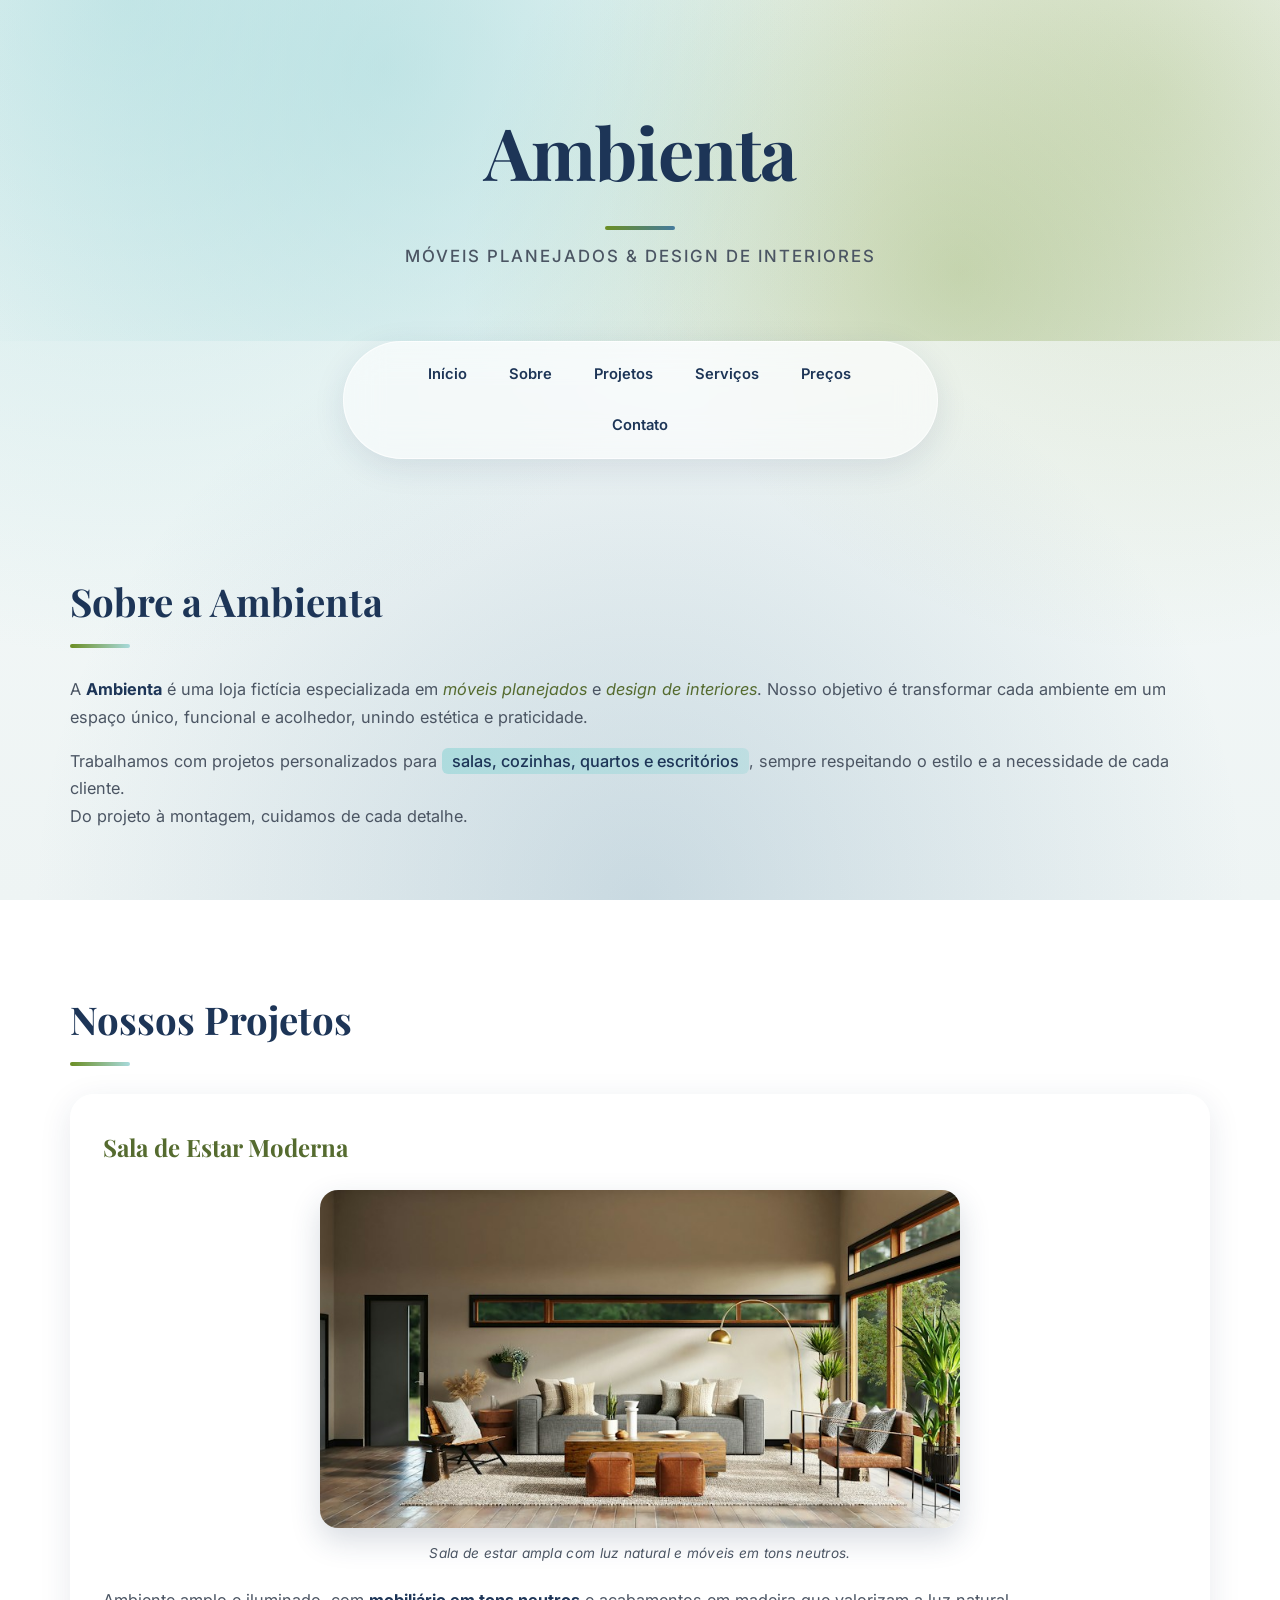
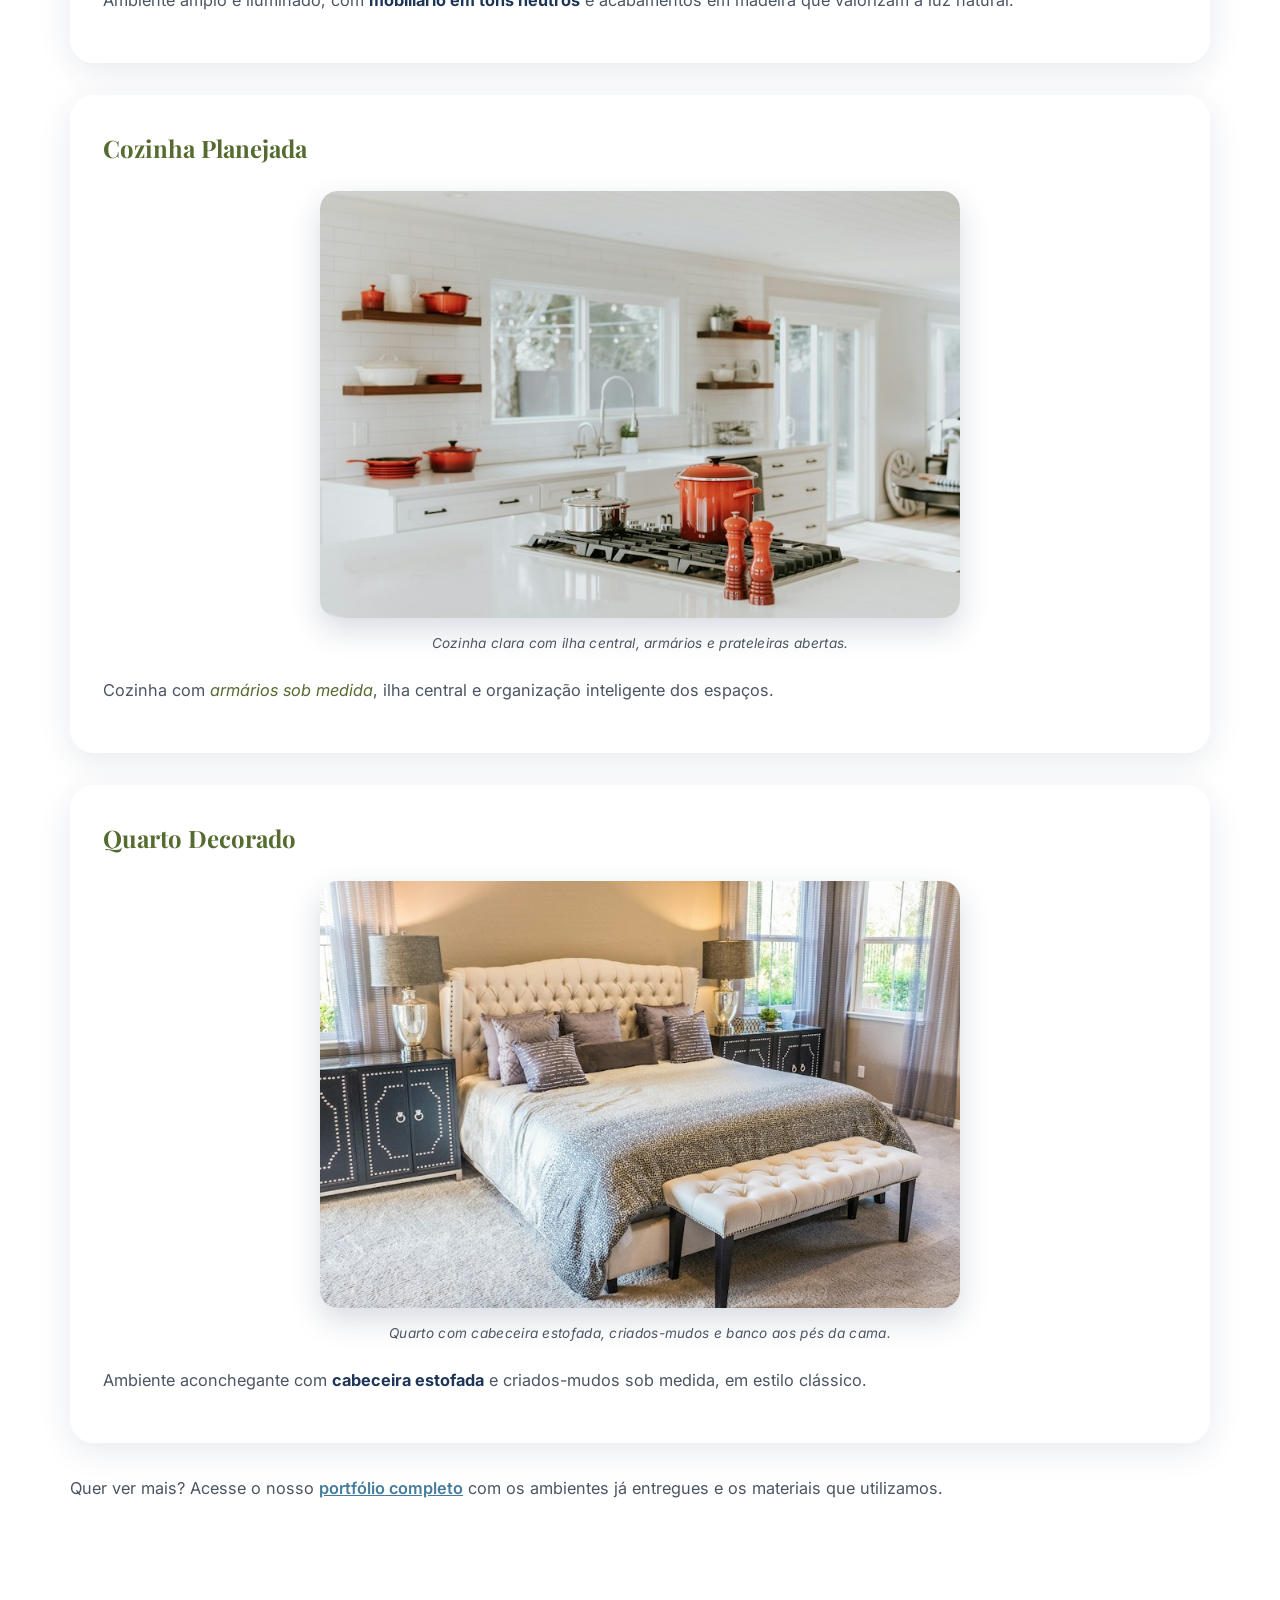
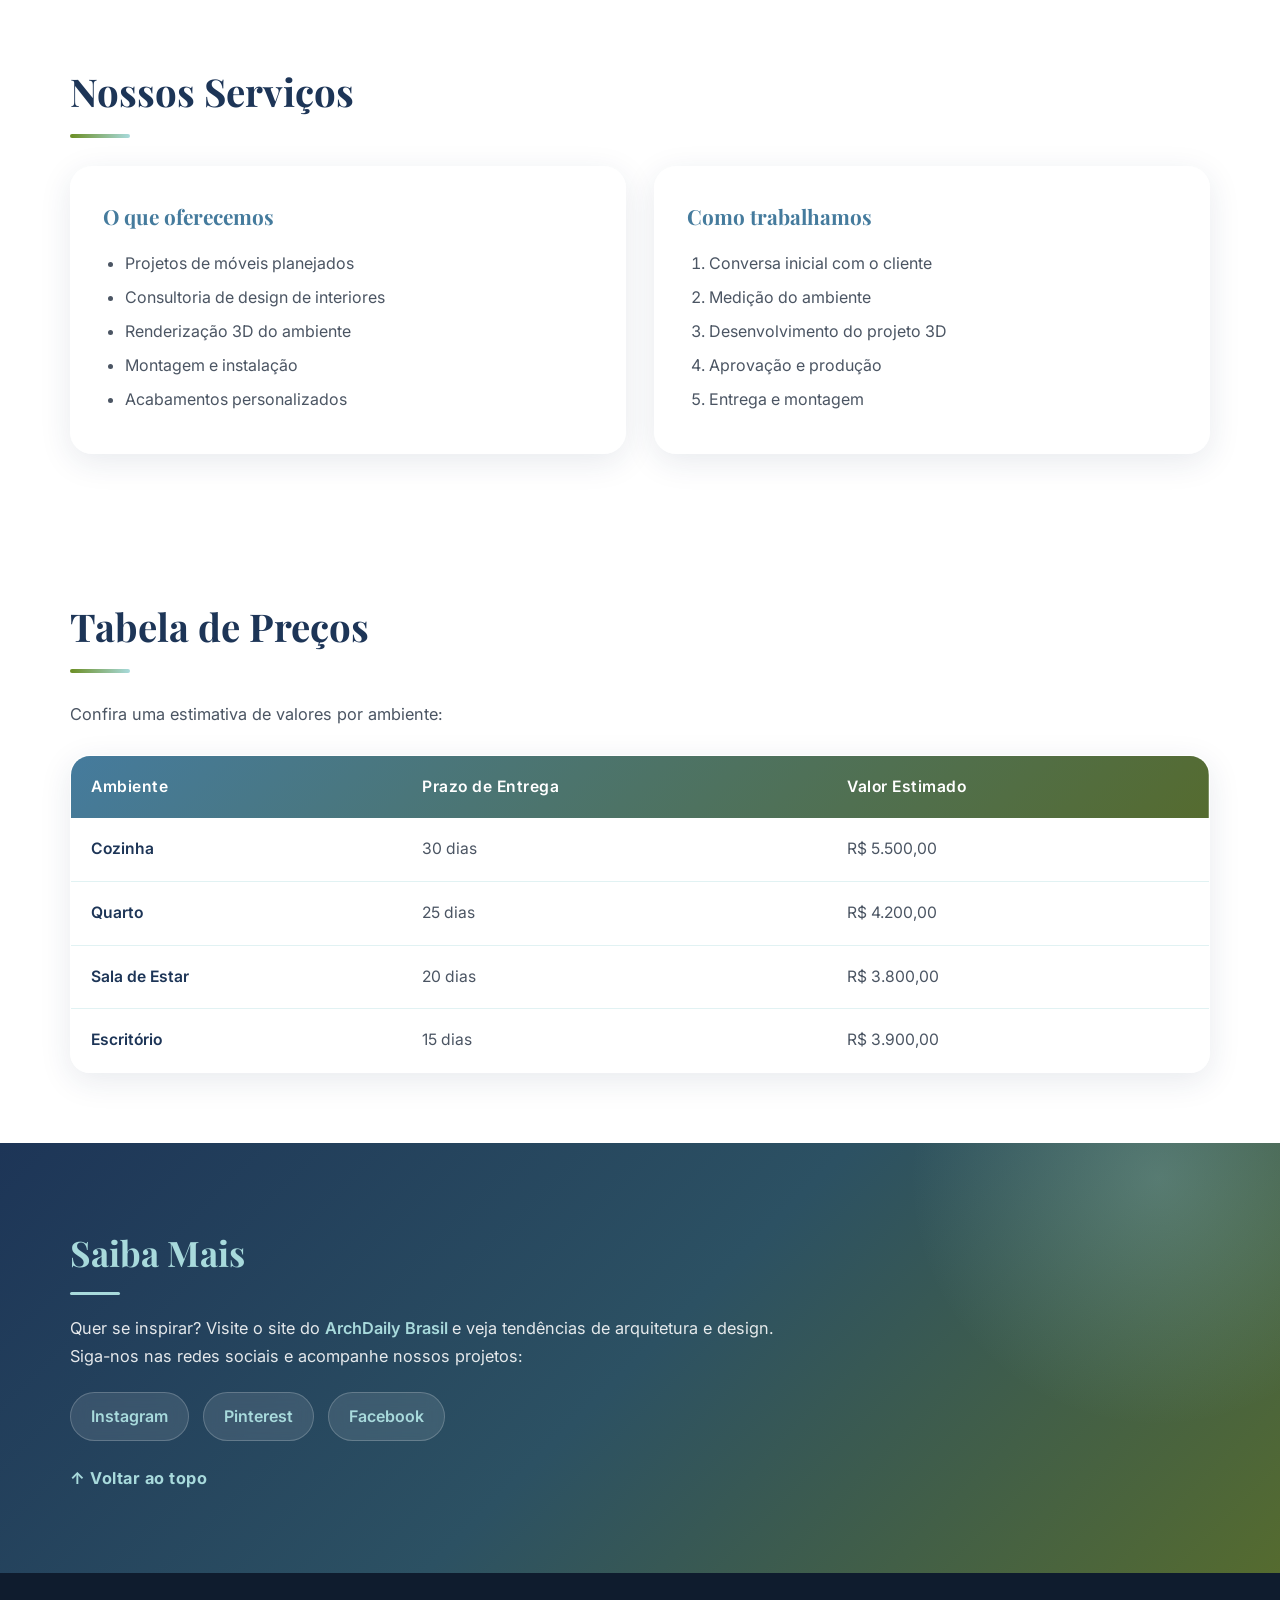
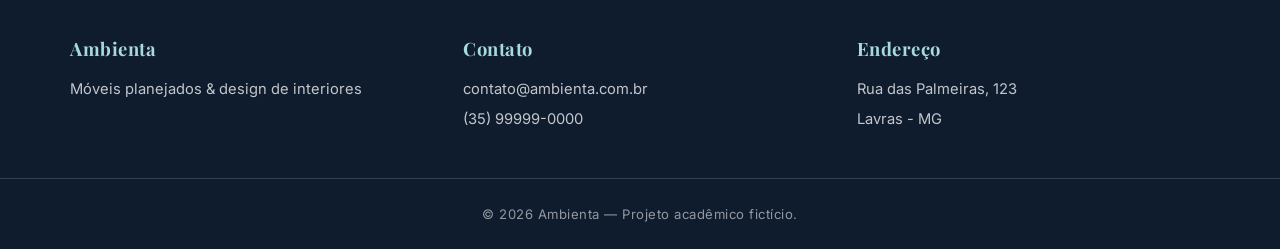
<file: index.html>
<!DOCTYPE html>
<html lang="pt-BR">
<head>
    <meta charset="UTF-8">
    <meta name="viewport" content="width=device-width, initial-scale=1.0">
    <meta name="description" content="Ambienta - Móveis planejados e design de interiores">
    <title>Ambienta | Móveis Planejados e Decoração</title>
    <link rel="stylesheet" href="style.css">
</head>
<body>

    <!-- CABEÇALHO -->
    <header id="topo">
        <div class="container header-content">
            <h1 class="logo">Ambienta</h1>
            <p class="slogan">Móveis planejados &amp; design de interiores</p>
        </div>
    </header>

    <!-- MENU DE NAVEGAÇÃO -->
    <nav class="menu-principal">
        <div class="container">
            <ul>
                <li><a href="#topo">Início</a></li>
                <li><a href="#sobre">Sobre</a></li>
                <li><a href="#projetos">Projetos</a></li>
                <li><a href="#servicos">Serviços</a></li>
                <li><a href="#tabela">Preços</a></li>
                <li><a href="#contato">Contato</a></li>
            </ul>
        </div>
    </nav>

    <!-- CONTEÚDO PRINCIPAL -->
    <main>

        <!-- SEÇÃO SOBRE -->
        <section id="sobre" class="secao">
            <div class="container">
                <h2>Sobre a Ambienta</h2>
                <p>
                    A <strong>Ambienta</strong> é uma loja fictícia especializada em
                    <em>móveis planejados</em> e <em>design de interiores</em>.
                    Nosso objetivo é transformar cada ambiente em um espaço único,
                    funcional e acolhedor, unindo estética e praticidade.
                </p>
                <p>
                    Trabalhamos com projetos personalizados para
                    <mark>salas, cozinhas, quartos e escritórios</mark>,
                    sempre respeitando o estilo e a necessidade de cada cliente.<br>
                    Do projeto à montagem, cuidamos de cada detalhe.
                </p>
            </div>
        </section>

        <!-- SEÇÃO PROJETOS -->
        <section id="projetos" class="secao secao-alt">
            <div class="container">
                <h2>Nossos Projetos</h2>

                <!-- ARTIGO -->
                <article class="projeto">
                    <h3>Sala de Estar Moderna</h3>
                    <figure>
                        <img
                            src="imagens/photo-1618221195710-dd6b41faaea6.jpeg"
                            alt="Sala de estar ampla com sofá cinza, mesa de centro de madeira e janelas grandes"
                        >
                        <figcaption>Sala de estar ampla com luz natural e móveis em tons neutros.</figcaption>
                    </figure>
                    <p>
                        Ambiente amplo e iluminado, com
                        <strong>mobiliário em tons neutros</strong> e
                        acabamentos em madeira que valorizam a luz natural.
                    </p>
                </article>

                <article class="projeto">
                    <h3>Cozinha Planejada</h3>
                    <figure>
                        <img
                            src="imagens/photo-1556909212-d5b604d0c90d.jpeg"
                            alt="Cozinha planejada com armários claros e bancada"
                        >
                        <figcaption>Cozinha clara com ilha central, armários e prateleiras abertas.</figcaption>
                    </figure>
                    <p>
                        Cozinha com <em>armários sob medida</em>, ilha central e
                        organização inteligente dos espaços.
                    </p>
                </article>

                <article class="projeto">
                    <h3>Quarto Decorado</h3>
                    <figure>
                        <img
                            src="imagens/photo-1505693416388-ac5ce068fe85.jpeg"
                            alt="Quarto de casal com cabeceira estofada, criados-mudos escuros e banco aos pés da cama"
                        >
                        <figcaption>Quarto com cabeceira estofada, criados-mudos e banco aos pés da cama.</figcaption>
                    </figure>
                    <p>
                        Ambiente aconchegante com <strong>cabeceira estofada</strong>
                        e criados-mudos sob medida, em estilo clássico.
                    </p>
                </article>

                <p>
                    Quer ver mais? Acesse o nosso
                    <a href="projetos.html">portfólio completo</a>
                    com os ambientes já entregues e os materiais que utilizamos.
                </p>
            </div>
        </section>

        <!-- SEÇÃO SERVIÇOS -->
        <section id="servicos" class="secao">
            <div class="container">
                <h2>Nossos Serviços</h2>

                <div class="servicos-grid">
                    <div class="servico-card">
                        <h3>O que oferecemos</h3>
                        <ul>
                            <li>Projetos de móveis planejados</li>
                            <li>Consultoria de design de interiores</li>
                            <li>Renderização 3D do ambiente</li>
                            <li>Montagem e instalação</li>
                            <li>Acabamentos personalizados</li>
                        </ul>
                    </div>

                    <div class="servico-card">
                        <h3>Como trabalhamos</h3>
                        <ol>
                            <li>Conversa inicial com o cliente</li>
                            <li>Medição do ambiente</li>
                            <li>Desenvolvimento do projeto 3D</li>
                            <li>Aprovação e produção</li>
                            <li>Entrega e montagem</li>
                        </ol>
                    </div>
                </div>
            </div>
        </section>

        <!-- SEÇÃO TABELA -->
        <section id="tabela" class="secao secao-alt">
            <div class="container">
                <h2>Tabela de Preços</h2>
                <p>Confira uma estimativa de valores por ambiente:</p>

                <table>
                    <thead>
                        <tr>
                            <th>Ambiente</th>
                            <th>Prazo de Entrega</th>
                            <th>Valor Estimado</th>
                        </tr>
                    </thead>
                    <tbody>
                        <tr>
                            <td>Cozinha</td>
                            <td>30 dias</td>
                            <td>R$ 5.500,00</td>
                        </tr>
                        <tr>
                            <td>Quarto</td>
                            <td>25 dias</td>
                            <td>R$ 4.200,00</td>
                        </tr>
                        <tr>
                            <td>Sala de Estar</td>
                            <td>20 dias</td>
                            <td>R$ 3.800,00</td>
                        </tr>
                        <tr>
                            <td>Escritório</td>
                            <td>15 dias</td>
                            <td>R$ 3.900,00</td>
                        </tr>
                    </tbody>
                </table>
            </div>
        </section>

    </main>

    <!-- CONTEÚDO RELACIONADO (ASIDE) -->
    <aside class="aside-info">
        <div class="container">
            <h2>Saiba Mais</h2>
            <p>
                Quer se inspirar? Visite o site do
                <a href="https://www.archdaily.com.br" target="_blank" rel="noopener">
                    ArchDaily Brasil
                </a>
                e veja tendências de arquitetura e design.
            </p>
            <p>
                Siga-nos nas redes sociais e acompanhe nossos projetos:
            </p>
            <ul class="redes">
                <li><a href="https://instagram.com" target="_blank" rel="noopener">Instagram</a></li>
                <li><a href="https://pinterest.com" target="_blank" rel="noopener">Pinterest</a></li>
                <li><a href="https://facebook.com" target="_blank" rel="noopener">Facebook</a></li>
            </ul>
            <p class="voltar-topo">
                <a href="#topo">↑ Voltar ao topo</a>
            </p>
        </div>
    </aside>

    <!-- RODAPÉ -->
    <footer id="contato">
        <div class="container footer-content">
            <div>
                <h3>Ambienta</h3>
                <p>Móveis planejados &amp; design de interiores</p>
            </div>
            <div>
                <h3>Contato</h3>
                <p>contato@ambienta.com.br</p>
                <p>(35) 99999-0000</p>
            </div>
            <div>
                <h3>Endereço</h3>
                <p>Rua das Palmeiras, 123</p>
                <p>Lavras - MG</p>
            </div>
        </div>
        <p class="copyright">
            &copy; 2026 Ambienta — Projeto acadêmico fictício.
        </p>
    </footer>

</body>
</html>
</file>
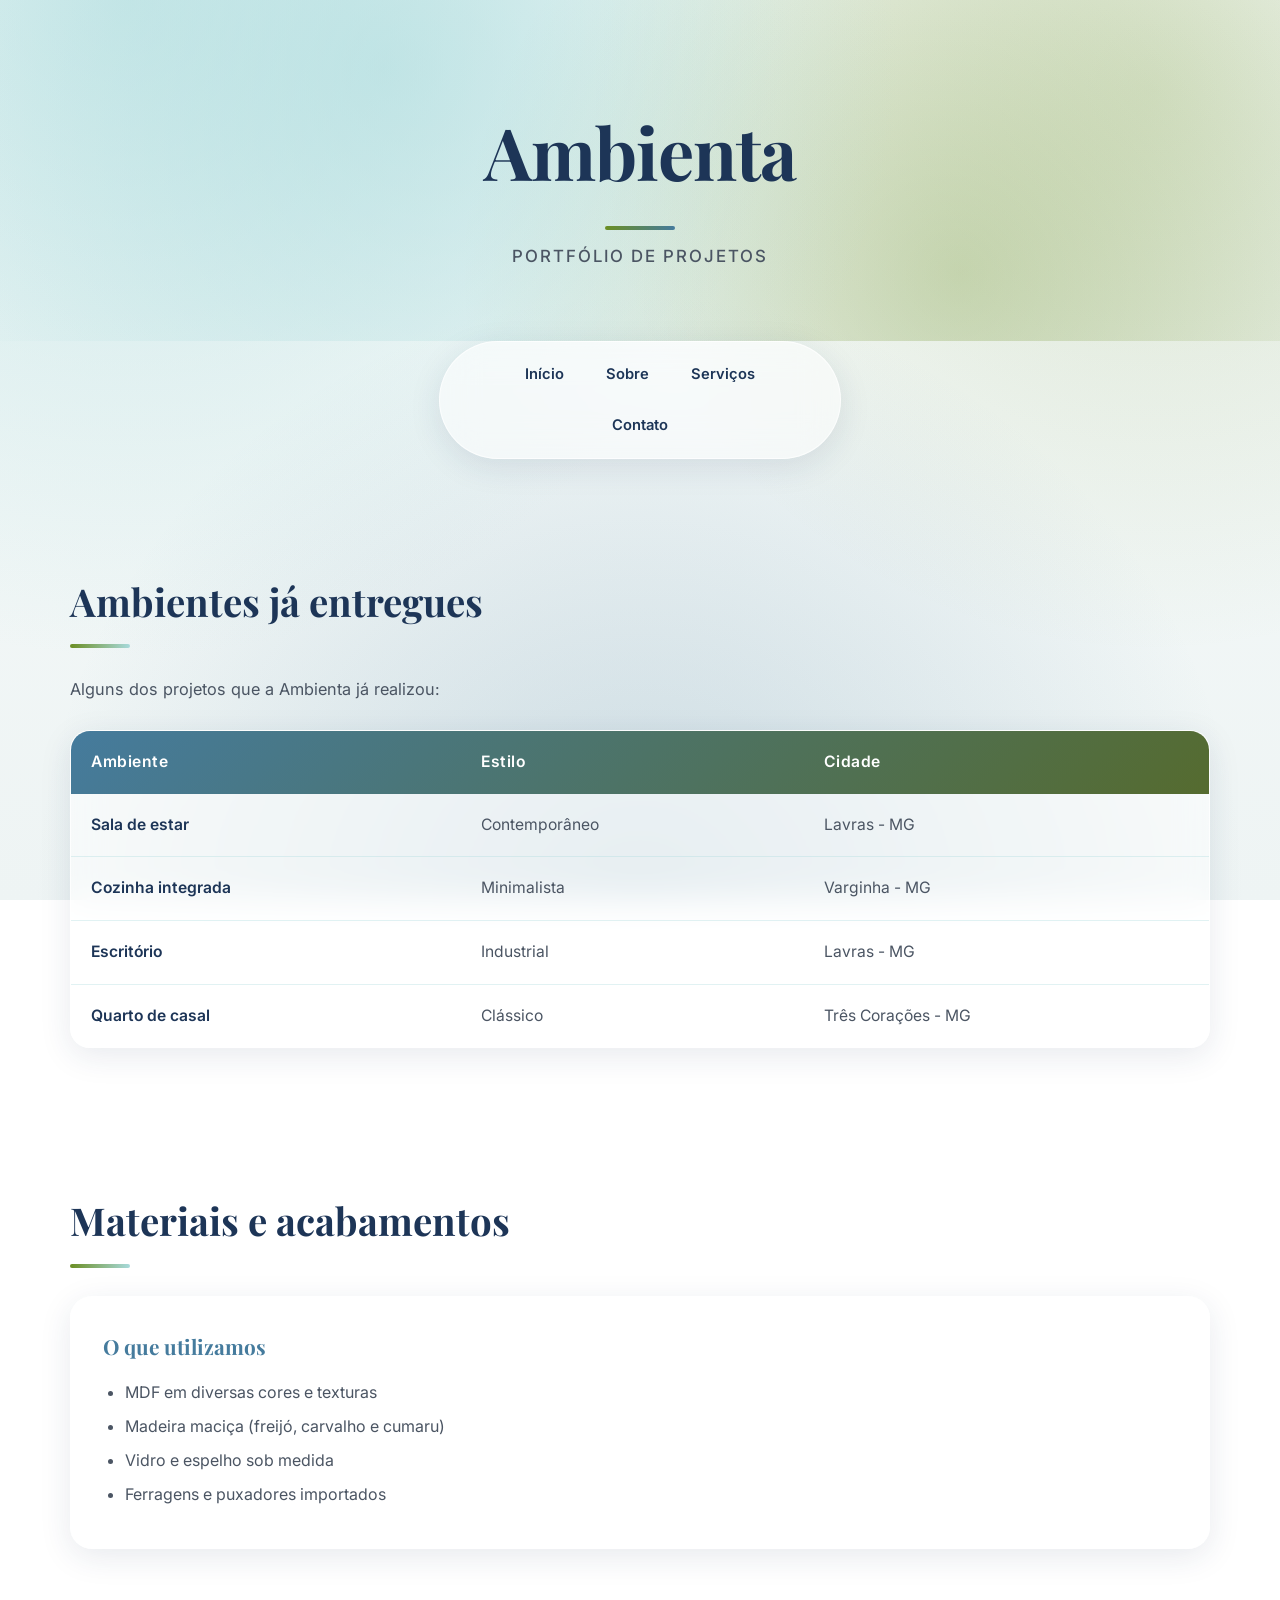
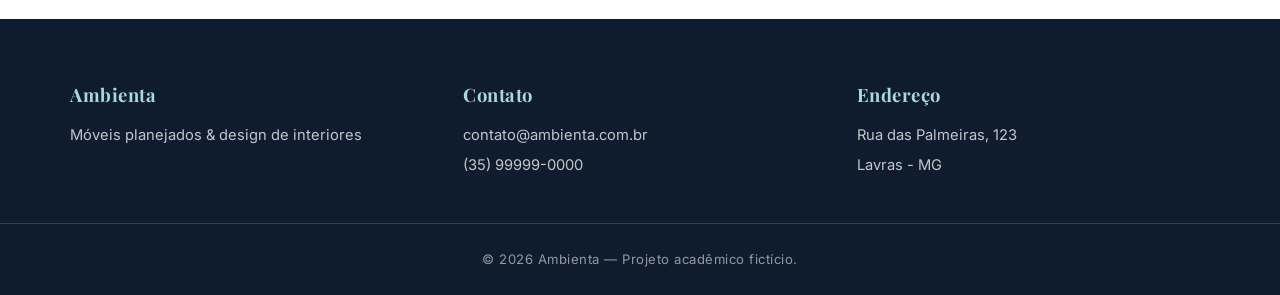
<file: projetos.html>
<!DOCTYPE html>
<html lang="pt-BR">
<head>
    <meta charset="UTF-8">
    <meta name="viewport" content="width=device-width, initial-scale=1.0">
    <meta name="description" content="Ambienta - Portfólio completo de projetos">
    <title>Portfólio | Ambienta</title>
    <link rel="stylesheet" href="style.css">
</head>
<body>

    <!-- CABEÇALHO -->
    <header id="topo">
        <div class="container header-content">
            <h1 class="logo">Ambienta</h1>
            <p class="slogan">Portfólio de projetos</p>
        </div>
    </header>

    <!-- MENU DE NAVEGAÇÃO -->
    <nav class="menu-principal">
        <div class="container">
            <ul>
                <li><a href="index.html">Início</a></li>
                <li><a href="index.html#sobre">Sobre</a></li>
                <li><a href="index.html#servicos">Serviços</a></li>
                <li><a href="index.html#contato">Contato</a></li>
            </ul>
        </div>
    </nav>

    <!-- CONTEÚDO PRINCIPAL -->
    <main>

        <section id="entregues" class="secao">
            <div class="container">
                <h2>Ambientes já entregues</h2>
                <p>Alguns dos projetos que a Ambienta já realizou:</p>

                <table>
                    <thead>
                        <tr>
                            <th>Ambiente</th>
                            <th>Estilo</th>
                            <th>Cidade</th>
                        </tr>
                    </thead>
                    <tbody>
                        <tr>
                            <td>Sala de estar</td>
                            <td>Contemporâneo</td>
                            <td>Lavras - MG</td>
                        </tr>
                        <tr>
                            <td>Cozinha integrada</td>
                            <td>Minimalista</td>
                            <td>Varginha - MG</td>
                        </tr>
                        <tr>
                            <td>Escritório</td>
                            <td>Industrial</td>
                            <td>Lavras - MG</td>
                        </tr>
                        <tr>
                            <td>Quarto de casal</td>
                            <td>Clássico</td>
                            <td>Três Corações - MG</td>
                        </tr>
                    </tbody>
                </table>
            </div>
        </section>

        <section id="materiais" class="secao secao-alt">
            <div class="container">
                <h2>Materiais e acabamentos</h2>

                <div class="servico-card">
                    <h3>O que utilizamos</h3>
                    <ul>
                        <li>MDF em diversas cores e texturas</li>
                        <li>Madeira maciça (freijó, carvalho e cumaru)</li>
                        <li>Vidro e espelho sob medida</li>
                        <li>Ferragens e puxadores importados</li>
                    </ul>
                </div>
            </div>
        </section>

    </main>

    <!-- RODAPÉ -->
    <footer>
        <div class="container footer-content">
            <div>
                <h3>Ambienta</h3>
                <p>Móveis planejados &amp; design de interiores</p>
            </div>
            <div>
                <h3>Contato</h3>
                <p>contato@ambienta.com.br</p>
                <p>(35) 99999-0000</p>
            </div>
            <div>
                <h3>Endereço</h3>
                <p>Rua das Palmeiras, 123</p>
                <p>Lavras - MG</p>
            </div>
        </div>
        <p class="copyright">
            &copy; 2026 Ambienta — Projeto acadêmico fictício.
        </p>
    </footer>

</body>
</html>
</file>
<file: style.css>
/* ============================================
   IMPORTAÇÃO DE FONTE MODERNA
   ============================================ */
@import url('https://fonts.googleapis.com/css2?family=Inter:wght@400;500;600;700;800&family=Playfair+Display:wght@600;700&display=swap');

/* ============================================
   SELETOR UNIVERSAL
   ============================================ */
* {
    margin: 0;
    padding: 0;
    box-sizing: border-box;
}

/* ============================================
   VARIÁVEIS DE COR (paleta moderna)
   ============================================ */
:root {
    --branco: #ffffff;
    --branco-suave: #f4f8f7;
    --azul-claro: #A8DADC;
    --azul-medio: #457B9D;
    --azul-escuro: #1D3557;
    --oliva: #6B8E23;
    --oliva-escuro: #556B2F;
    --texto: #1f2937;
    --texto-suave: #4b5563;
    --vidro: rgba(255, 255, 255, 0.55);
    --vidro-borda: rgba(255, 255, 255, 0.7);
    --sombra-suave: 0 8px 32px rgba(31, 53, 87, 0.10);
    --sombra-forte: 0 20px 50px rgba(31, 53, 87, 0.18);
}

/* ============================================
   SELETOR DE ELEMENTO — fundo com gradiente
   ============================================ */
body {
    font-family: 'Inter', system-ui, -apple-system, sans-serif;
    color: var(--texto);
    line-height: 1.7;
    min-height: 100vh;
    background:
        radial-gradient(circle at 10% 0%, rgba(168, 218, 220, 0.55), transparent 45%),
        radial-gradient(circle at 90% 10%, rgba(107, 142, 35, 0.18), transparent 40%),
        radial-gradient(circle at 50% 100%, rgba(69, 123, 157, 0.22), transparent 55%),
        linear-gradient(180deg, #f7fbfa 0%, #eef4f4 100%);
    background-attachment: fixed;
}

/* ============================================
   SELETOR DE CLASSE — container
   ============================================ */
.container {
    width: 90%;
    max-width: 1140px;
    margin: 0 auto;
}

/* ============================================
   HEADER — painel de vidro
   ============================================ */
#topo {
    padding: 90px 0 70px;
    text-align: center;
    position: relative;
    overflow: hidden;
}

#topo::before {
    content: "";
    position: absolute;
    inset: 0;
    background:
        radial-gradient(circle at 30% 20%, rgba(168, 218, 220, 0.55), transparent 55%),
        radial-gradient(circle at 75% 80%, rgba(107, 142, 35, 0.28), transparent 50%);
    z-index: -1;
}

.logo {
    font-family: 'Playfair Display', serif;
    font-size: clamp(2.5rem, 6vw, 4.5rem);
    font-weight: 700;
    letter-spacing: -1px;
    color: var(--azul-escuro);
    margin-bottom: 12px;
}

.logo::after {
    content: "";
    display: block;
    width: 70px;
    height: 4px;
    border-radius: 4px;
    background: linear-gradient(90deg, var(--oliva), var(--azul-medio));
    margin: 14px auto 0;
}

.slogan {
    font-size: 1.05rem;
    font-weight: 500;
    color: var(--texto-suave);
    letter-spacing: 2px;
    text-transform: uppercase;
}

/* ============================================
   MENU — pílula de vidro flutuante
   ============================================ */
.menu-principal {
    position: sticky;
    top: 16px;
    z-index: 100;
    width: fit-content;
    max-width: 95%;
    margin: 0 auto 40px;
    padding: 10px 18px;
    border-radius: 999px;
    background: var(--vidro);
    backdrop-filter: blur(18px);
    -webkit-backdrop-filter: blur(18px);
    border: 1px solid var(--vidro-borda);
    box-shadow: var(--sombra-suave);
}

.menu-principal ul {
    list-style: none;
    display: flex;
    gap: 6px;
    flex-wrap: wrap;
    justify-content: center;
}

.menu-principal a {
    display: inline-block;
    color: var(--azul-escuro);
    text-decoration: none;
    font-weight: 600;
    font-size: 0.92rem;
    padding: 10px 18px;
    border-radius: 999px;
    transition: all 0.35s cubic-bezier(0.4, 0, 0.2, 1);
}

.menu-principal a:hover {
    background: linear-gradient(135deg, var(--oliva), var(--azul-medio));
    color: var(--branco);
    transform: translateY(-2px);
    box-shadow: 0 8px 20px rgba(69, 123, 157, 0.35);
}

/* ============================================
   SEÇÕES
   ============================================ */
.secao {
    padding: 70px 0;
}

.secao-alt {
    background: rgba(255, 255, 255, 0.35);
    backdrop-filter: blur(8px);
    -webkit-backdrop-filter: blur(8px);
}

.secao h2 {
    font-family: 'Playfair Display', serif;
    font-size: clamp(1.7rem, 3.5vw, 2.4rem);
    font-weight: 700;
    color: var(--azul-escuro);
    margin-bottom: 28px;
    position: relative;
    display: inline-block;
    padding-bottom: 14px;
}

.secao h2::after {
    content: "";
    position: absolute;
    left: 0;
    bottom: 0;
    width: 60px;
    height: 4px;
    border-radius: 4px;
    background: linear-gradient(90deg, var(--oliva), var(--azul-claro));
}

.secao p {
    margin-bottom: 16px;
    color: var(--texto-suave);
    font-size: 1.02rem;
}

mark {
    background: linear-gradient(120deg, rgba(168, 218, 220, 0.9), rgba(168, 218, 220, 0.5));
    color: var(--azul-escuro);
    padding: 3px 10px;
    border-radius: 6px;
    font-weight: 500;
}

strong { color: var(--azul-escuro); font-weight: 700; }
em { color: var(--oliva-escuro); font-style: italic; }

.secao a {
    color: var(--azul-medio);
    font-weight: 600;
}

/* ============================================
   PROJETOS — cards de vidro
   ============================================ */
.projeto {
    background: var(--vidro);
    backdrop-filter: blur(16px);
    -webkit-backdrop-filter: blur(16px);
    border: 1px solid var(--vidro-borda);
    border-radius: 24px;
    padding: 32px;
    margin-bottom: 32px;
    box-shadow: var(--sombra-suave);
    transition: transform 0.4s cubic-bezier(0.4, 0, 0.2, 1),
                box-shadow 0.4s ease;
}

.projeto:hover {
    transform: translateY(-6px);
    box-shadow: var(--sombra-forte);
}

.projeto h3 {
    font-family: 'Playfair Display', serif;
    font-size: 1.5rem;
    color: var(--oliva-escuro);
    margin-bottom: 18px;
}

/* ============================================
   FIGURAS / IMAGENS
   ============================================ */
figure {
    margin: 22px 0;
    text-align: center;
}

figure img {
    width: 100%;
    max-width: 640px;
    height: auto;
    border-radius: 18px;
    display: block;
    margin: 0 auto;
    box-shadow: 0 12px 30px rgba(31, 53, 87, 0.18);
    transition: transform 0.5s ease, box-shadow 0.5s ease;
}

figure img:hover {
    transform: scale(1.02);
    box-shadow: 0 20px 45px rgba(31, 53, 87, 0.28);
}

figcaption {
    font-size: 0.85rem;
    color: var(--texto-suave);
    font-style: italic;
    margin-top: 14px;
    letter-spacing: 0.3px;
}

/* ============================================
   SERVIÇOS — cards de vidro
   ============================================ */
.servicos-grid {
    display: grid;
    grid-template-columns: repeat(auto-fit, minmax(min(300px, 100%), 1fr));
    gap: 28px;
}

.servico-card {
    background: var(--vidro);
    backdrop-filter: blur(16px);
    -webkit-backdrop-filter: blur(16px);
    border: 1px solid var(--vidro-borda);
    padding: 32px;
    border-radius: 22px;
    box-shadow: var(--sombra-suave);
    transition: transform 0.4s ease, box-shadow 0.4s ease;
}

.servico-card:hover {
    transform: translateY(-5px);
    box-shadow: var(--sombra-forte);
}

.servico-card h3 {
    font-family: 'Playfair Display', serif;
    font-size: 1.3rem;
    color: var(--azul-medio);
    margin-bottom: 16px;
}

.servico-card ul,
.servico-card ol {
    padding-left: 22px;
    color: var(--texto-suave);
}

.servico-card li {
    margin-bottom: 10px;
    line-height: 1.5;
}

/* ============================================
   TABELA — vidro com hover elegante
   ============================================ */
table {
    width: 100%;
    border-collapse: separate;
    border-spacing: 0;
    margin-top: 26px;
    background: var(--vidro);
    backdrop-filter: blur(16px);
    -webkit-backdrop-filter: blur(16px);
    border: 1px solid var(--vidro-borda);
    border-radius: 20px;
    overflow: hidden;
    box-shadow: var(--sombra-suave);
}

thead {
    background: linear-gradient(135deg, var(--azul-medio), var(--oliva-escuro));
}

thead th {
    color: var(--branco);
    font-weight: 600;
    letter-spacing: 0.5px;
}

th, td {
    padding: 18px 20px;
    text-align: left;
    font-size: 0.98rem;
}

tbody td {
    color: var(--texto-suave);
    border-bottom: 1px solid rgba(168, 218, 220, 0.35);
}

tbody tr:last-child td {
    border-bottom: none;
}

tbody tr {
    transition: background-color 0.3s ease;
}

tbody tr:hover {
    background-color: rgba(168, 218, 220, 0.35);
}

tbody td:first-child {
    font-weight: 600;
    color: var(--azul-escuro);
}

/* ============================================
   ASIDE — painel escuro com vidro
   ============================================ */
.aside-info {
    background: linear-gradient(135deg, #1D3557 0%, #2c5163 50%, #556B2F 100%);
    color: var(--branco);
    padding: 80px 0;
    position: relative;
    overflow: hidden;
}

.aside-info::before {
    content: "";
    position: absolute;
    top: -50%;
    right: -10%;
    width: 500px;
    height: 500px;
    border-radius: 50%;
    background: radial-gradient(circle, rgba(168, 218, 220, 0.25), transparent 70%);
    pointer-events: none;
}

.aside-info h2 {
    font-family: 'Playfair Display', serif;
    font-size: clamp(1.6rem, 3vw, 2.2rem);
    color: var(--azul-claro);
    margin-bottom: 20px;
    position: relative;
    display: inline-block;
    padding-bottom: 12px;
}

.aside-info h2::after {
    content: "";
    position: absolute;
    left: 0;
    bottom: 0;
    width: 50px;
    height: 3px;
    border-radius: 3px;
    background: var(--azul-claro);
}

.aside-info p {
    color: rgba(255, 255, 255, 0.88);
    font-size: 1.02rem;
}

.aside-info a {
    color: var(--azul-claro);
    text-decoration: none;
    font-weight: 600;
    border-bottom: 1px solid transparent;
    transition: border-color 0.3s ease, color 0.3s ease;
}

.aside-info a:hover {
    color: var(--branco);
    border-bottom-color: var(--branco);
}

.redes {
    list-style: none;
    display: flex;
    gap: 14px;
    margin: 22px 0;
    flex-wrap: wrap;
}

.redes a {
    display: inline-block;
    padding: 10px 20px;
    border-radius: 999px;
    background: rgba(255, 255, 255, 0.10);
    border: 1px solid rgba(255, 255, 255, 0.20);
    backdrop-filter: blur(8px);
    -webkit-backdrop-filter: blur(8px);
    transition: all 0.3s ease;
}

.redes a:hover {
    background: var(--azul-claro);
    color: var(--azul-escuro);
    border-color: var(--azul-claro);
    transform: translateY(-2px);
}

.voltar-topo {
    margin-top: 24px;
}

.voltar-topo a {
    font-weight: 700;
    letter-spacing: 0.5px;
}

/* ============================================
   FOOTER — moderno, escuro e limpo
   ============================================ */
footer {
    background: #0f1c2e;
    color: var(--branco);
    padding: 60px 0 24px;
    position: relative;
}

.footer-content {
    display: grid;
    grid-template-columns: repeat(auto-fit, minmax(220px, 1fr));
    gap: 40px;
    margin-bottom: 40px;
}

.footer-content h3 {
    font-family: 'Playfair Display', serif;
    font-size: 1.15rem;
    color: var(--azul-claro);
    margin-bottom: 14px;
    letter-spacing: 0.5px;
}

.footer-content p {
    font-size: 0.92rem;
    color: rgba(255, 255, 255, 0.75);
    margin-bottom: 6px;
    line-height: 1.6;
}

.copyright {
    text-align: center;
    font-size: 0.82rem;
    margin-top: 10px;
    padding-top: 24px;
    border-top: 1px solid rgba(168, 218, 220, 0.20);
    color: rgba(255, 255, 255, 0.55);
    letter-spacing: 0.5px;
}

/* ============================================
   RESPONSIVIDADE — MEDIA QUERIES
   ============================================ */
@media (max-width: 768px) {
    #topo {
        padding: 60px 0 40px;
    }

    .slogan {
        font-size: 0.85rem;
        letter-spacing: 1.2px;
    }

    .menu-principal {
        top: 8px;
        padding: 8px 10px;
        border-radius: 20px;
    }

    .menu-principal ul {
        gap: 4px;
    }

    .menu-principal a {
        padding: 8px 12px;
        font-size: 0.82rem;
    }

    .secao {
        padding: 50px 0;
    }

    .projeto,
    .servico-card {
        padding: 22px;
        border-radius: 18px;
    }

    th, td {
        padding: 12px 14px;
        font-size: 0.9rem;
    }

    .footer-content {
        gap: 28px;
        text-align: center;
    }
}

@media (max-width: 480px) {
    .menu-principal {
        width: 100%;
        max-width: 100%;
        border-radius: 16px;
    }

    .menu-principal ul {
        flex-direction: column;
        align-items: stretch;
    }

    .menu-principal a {
        text-align: center;
        padding: 10px;
    }

    .secao {
        padding: 40px 0;
    }

    table {
        font-size: 0.82rem;
    }

    th, td {
        padding: 10px 8px;
    }

    .redes {
        flex-direction: column;
    }

    .redes a {
        text-align: center;
    }
}
</file>
